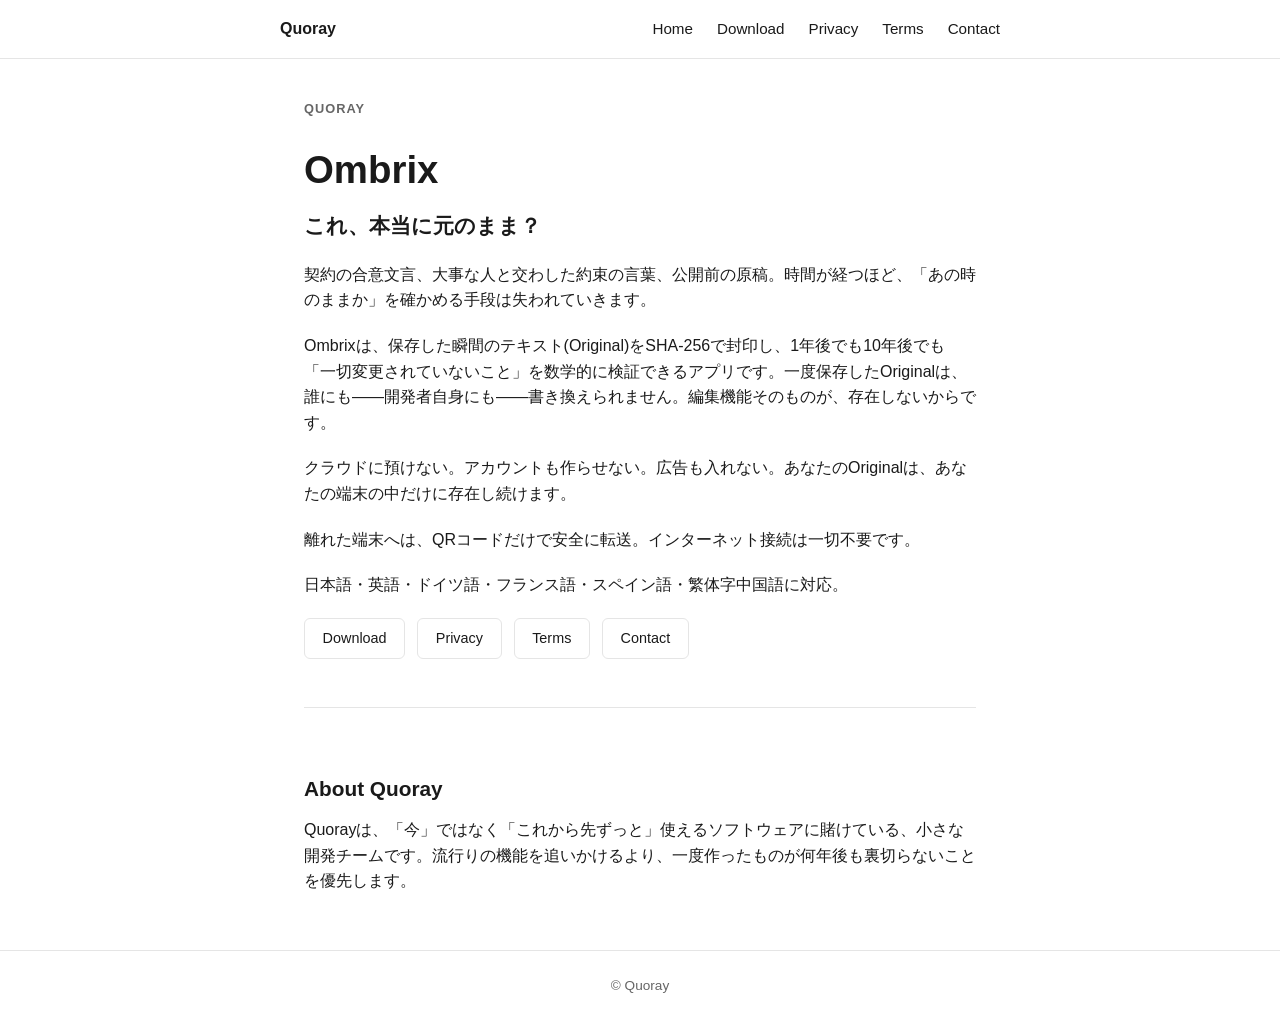
<file: index.html>
<!doctype html>
<html lang="ja">
<head>
  <meta charset="utf-8">
  <meta name="viewport" content="width=device-width, initial-scale=1">
  <title>Ombrix | Quoray</title>
  <meta name="description" content="Ombrixは、保存した瞬間のテキストをSHA-256で封印し、1年後でも10年後でも「変更されていないこと」を数学的に検証できるAndroidアプリ。クラウド不要、アカウント不要、編集機能そのものがありません。">
  <meta property="og:type" content="website">
  <meta property="og:site_name" content="Quoray">
  <meta property="og:title" content="Ombrix | Quoray">
  <meta property="og:description" content="これ、本当に元のまま？ 保存した瞬間のテキストをSHA-256で封印し、何年後でも「変更されていないこと」を検証できるアプリ。クラウド不要・アカウント不要・編集機能なし。">
  <meta property="og:url" content="https://quoray.com/">
  <meta property="og:image" content="https://quoray.com/og-image.png">
  <meta property="og:locale" content="ja_JP">
  <meta name="twitter:card" content="summary_large_image">
  <meta name="twitter:title" content="Ombrix | Quoray">
  <meta name="twitter:description" content="これ、本当に元のまま？ 保存した瞬間のテキストをSHA-256で封印し、何年後でも「変更されていないこと」を検証できるアプリ。">
  <meta name="twitter:image" content="https://quoray.com/og-image.png">
  <link rel="canonical" href="https://quoray.com/">
  <link rel="icon" href="/favicon.svg" type="image/svg+xml">
  <link rel="icon" href="/favicon.ico" sizes="any">
  <link rel="apple-touch-icon" href="/apple-touch-icon.png">
  <link rel="stylesheet" href="/style.css">
</head>
<body>
  <header>
    <nav>
      <span class="brand quoray-wordmark">Quoray</span>
      <a href="/">Home</a>
      <a href="/download/">Download</a>
      <a href="/privacy/">Privacy</a>
      <a href="/terms/">Terms</a>
      <a href="/contact/">Contact</a>
    </nav>
  </header>
  <main>
    <section class="hero">
      <p class="eyebrow">Quoray</p>
      <h1>Ombrix</h1>
      <p class="tagline">これ、本当に元のまま？</p>

      <p>契約の合意文言、大事な人と交わした約束の言葉、公開前の原稿。時間が経つほど、「あの時のままか」を確かめる手段は失われていきます。</p>

      <p>Ombrixは、保存した瞬間のテキスト(Original)をSHA-256で封印し、1年後でも10年後でも「一切変更されていないこと」を数学的に検証できるアプリです。一度保存したOriginalは、誰にも――開発者自身にも――書き換えられません。編集機能そのものが、存在しないからです。</p>

      <p>クラウドに預けない。アカウントも作らせない。広告も入れない。あなたのOriginalは、あなたの端末の中だけに存在し続けます。</p>

      <p>離れた端末へは、QRコードだけで安全に転送。インターネット接続は一切不要です。</p>

      <p>日本語・英語・ドイツ語・フランス語・スペイン語・繁体字中国語に対応。</p>

      <p class="cta-links">
        <a href="download/">Download</a>
        <a href="privacy/">Privacy</a>
        <a href="terms/">Terms</a>
        <a href="contact/">Contact</a>
      </p>
    </section>

    <section id="about">
      <h2>About Quoray</h2>
      <p>Quorayは、「今」ではなく「これから先ずっと」使えるソフトウェアに賭けている、小さな開発チームです。流行りの機能を追いかけるより、一度作ったものが何年後も裏切らないことを優先します。</p>
    </section>
  </main>
  <footer>
    &copy; Quoray
  </footer>
</body>
</html>
</file>
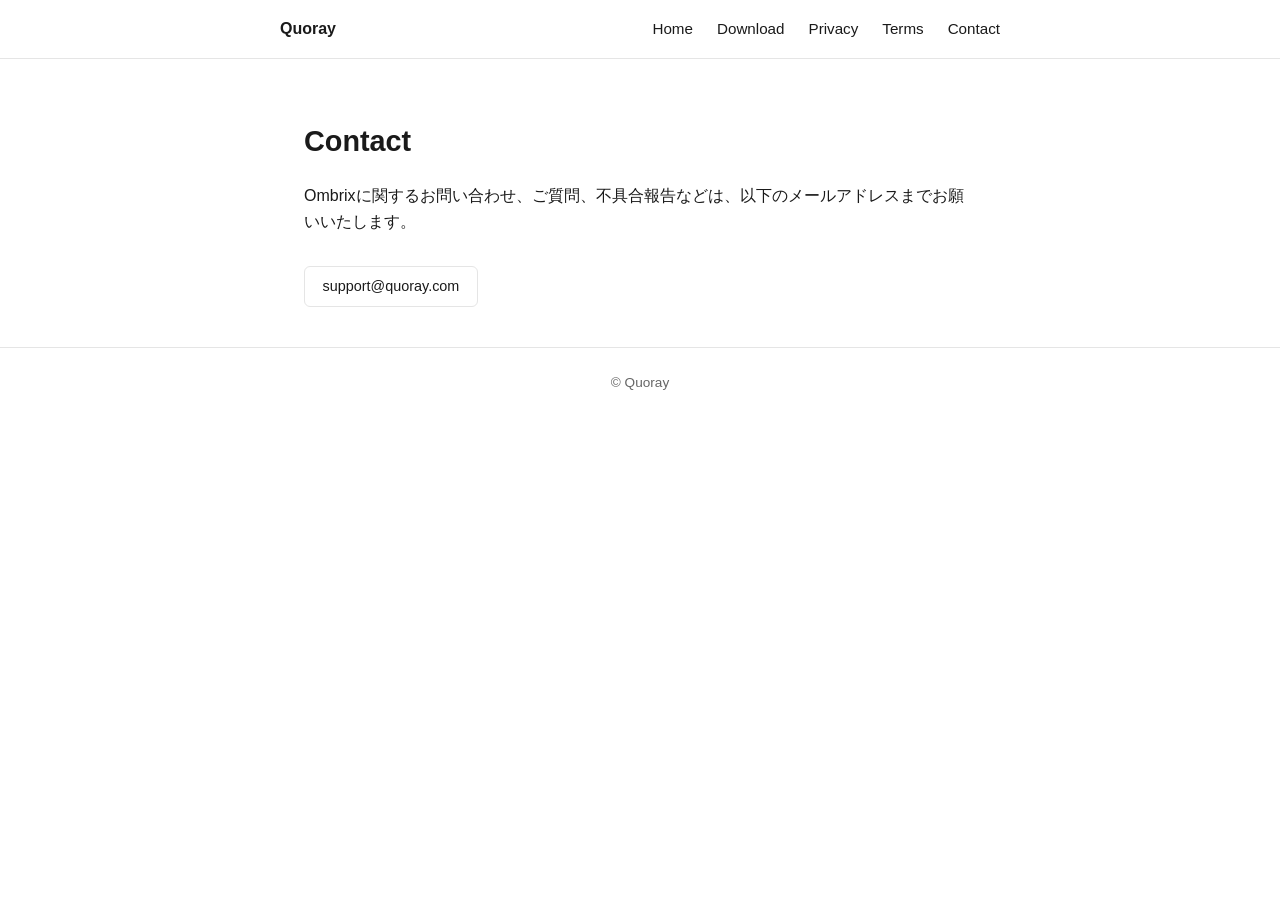
<file: contact/index.html>
<!doctype html>
<html lang="ja">
<head>
  <meta charset="utf-8">
  <meta name="viewport" content="width=device-width, initial-scale=1">
  <title>Contact | Quoray</title>
  <meta name="description" content="Ombrixに関するお問い合わせ先。">
  <meta property="og:type" content="website">
  <meta property="og:site_name" content="Quoray">
  <meta property="og:title" content="Contact | Quoray">
  <meta property="og:description" content="Ombrixに関するお問い合わせ先。">
  <meta property="og:url" content="https://quoray.com/contact/">
  <meta property="og:image" content="https://quoray.com/og-image.png">
  <meta property="og:locale" content="ja_JP">
  <meta name="twitter:card" content="summary_large_image">
  <meta name="twitter:title" content="Contact | Quoray">
  <meta name="twitter:description" content="Ombrixに関するお問い合わせ先。">
  <meta name="twitter:image" content="https://quoray.com/og-image.png">
  <link rel="canonical" href="https://quoray.com/contact/">
  <link rel="icon" href="/favicon.svg" type="image/svg+xml">
  <link rel="icon" href="/favicon.ico" sizes="any">
  <link rel="apple-touch-icon" href="/apple-touch-icon.png">
  <link rel="stylesheet" href="/style.css">
</head>
<body>
  <header>
    <nav>
      <span class="brand quoray-wordmark">Quoray</span>
      <a href="/">Home</a>
      <a href="/download/">Download</a>
      <a href="/privacy/">Privacy</a>
      <a href="/terms/">Terms</a>
      <a href="/contact/">Contact</a>
    </nav>
  </header>
  <main>
    <h1>Contact</h1>
    <p>Ombrixに関するお問い合わせ、ご質問、不具合報告などは、以下のメールアドレスまでお願いいたします。</p>
    <p class="cta-links">
      <a href="mailto:support@quoray.com">support@quoray.com</a>
    </p>
  </main>
  <footer>
    &copy; Quoray
  </footer>
</body>
</html>
</file>
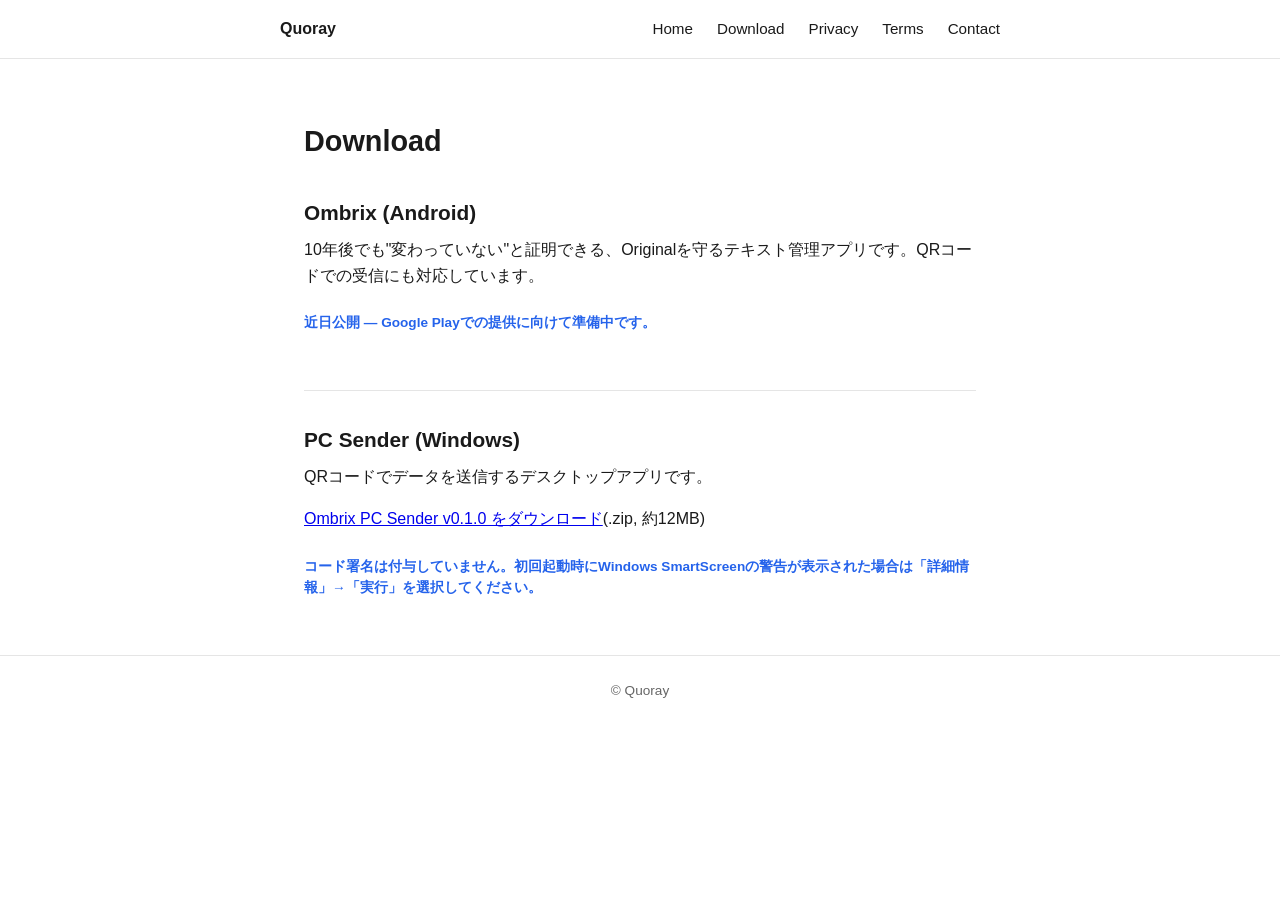
<file: download/index.html>
<!doctype html>
<html lang="ja">
<head>
  <meta charset="utf-8">
  <meta name="viewport" content="width=device-width, initial-scale=1">
  <title>Download | Quoray</title>
  <meta name="description" content="Ombrix（Android、近日公開）とPC Sender（Windows）のダウンロードページ。">
  <meta property="og:type" content="website">
  <meta property="og:site_name" content="Quoray">
  <meta property="og:title" content="Download | Quoray">
  <meta property="og:description" content="Ombrix（Android、近日公開）とPC Sender（Windows）のダウンロードページ。">
  <meta property="og:url" content="https://quoray.com/download/">
  <meta property="og:image" content="https://quoray.com/og-image.png">
  <meta property="og:locale" content="ja_JP">
  <meta name="twitter:card" content="summary_large_image">
  <meta name="twitter:title" content="Download | Quoray">
  <meta name="twitter:description" content="Ombrix（Android、近日公開）とPC Sender（Windows）のダウンロードページ。">
  <meta name="twitter:image" content="https://quoray.com/og-image.png">
  <link rel="canonical" href="https://quoray.com/download/">
  <link rel="icon" href="/favicon.svg" type="image/svg+xml">
  <link rel="icon" href="/favicon.ico" sizes="any">
  <link rel="apple-touch-icon" href="/apple-touch-icon.png">
  <link rel="stylesheet" href="/style.css">
</head>
<body>
  <header>
    <nav>
      <span class="brand quoray-wordmark">Quoray</span>
      <a href="/">Home</a>
      <a href="/download/">Download</a>
      <a href="/privacy/">Privacy</a>
      <a href="/terms/">Terms</a>
      <a href="/contact/">Contact</a>
    </nav>
  </header>
  <main>
    <h1>Download</h1>

    <section class="app">
      <h2>Ombrix (Android)</h2>
      <p>10年後でも"変わっていない"と証明できる、Originalを守るテキスト管理アプリです。QRコードでの受信にも対応しています。</p>
      <p class="status">近日公開 — Google Playでの提供に向けて準備中です。</p>
    </section>

    <section class="app">
      <h2>PC Sender (Windows)</h2>
      <p>QRコードでデータを送信するデスクトップアプリです。</p>
      <p><a href="https://github.com/Quorayhq/quoray-site/releases/download/pc-sender-v0.1.0/OmbrixPCSender-0.1.0.zip">Ombrix PC Sender v0.1.0 をダウンロード</a>(.zip, 約12MB)</p>
      <p class="status">コード署名は付与していません。初回起動時にWindows SmartScreenの警告が表示された場合は「詳細情報」→「実行」を選択してください。</p>
    </section>
  </main>
  <footer>
    &copy; Quoray
  </footer>
</body>
</html>
</file>
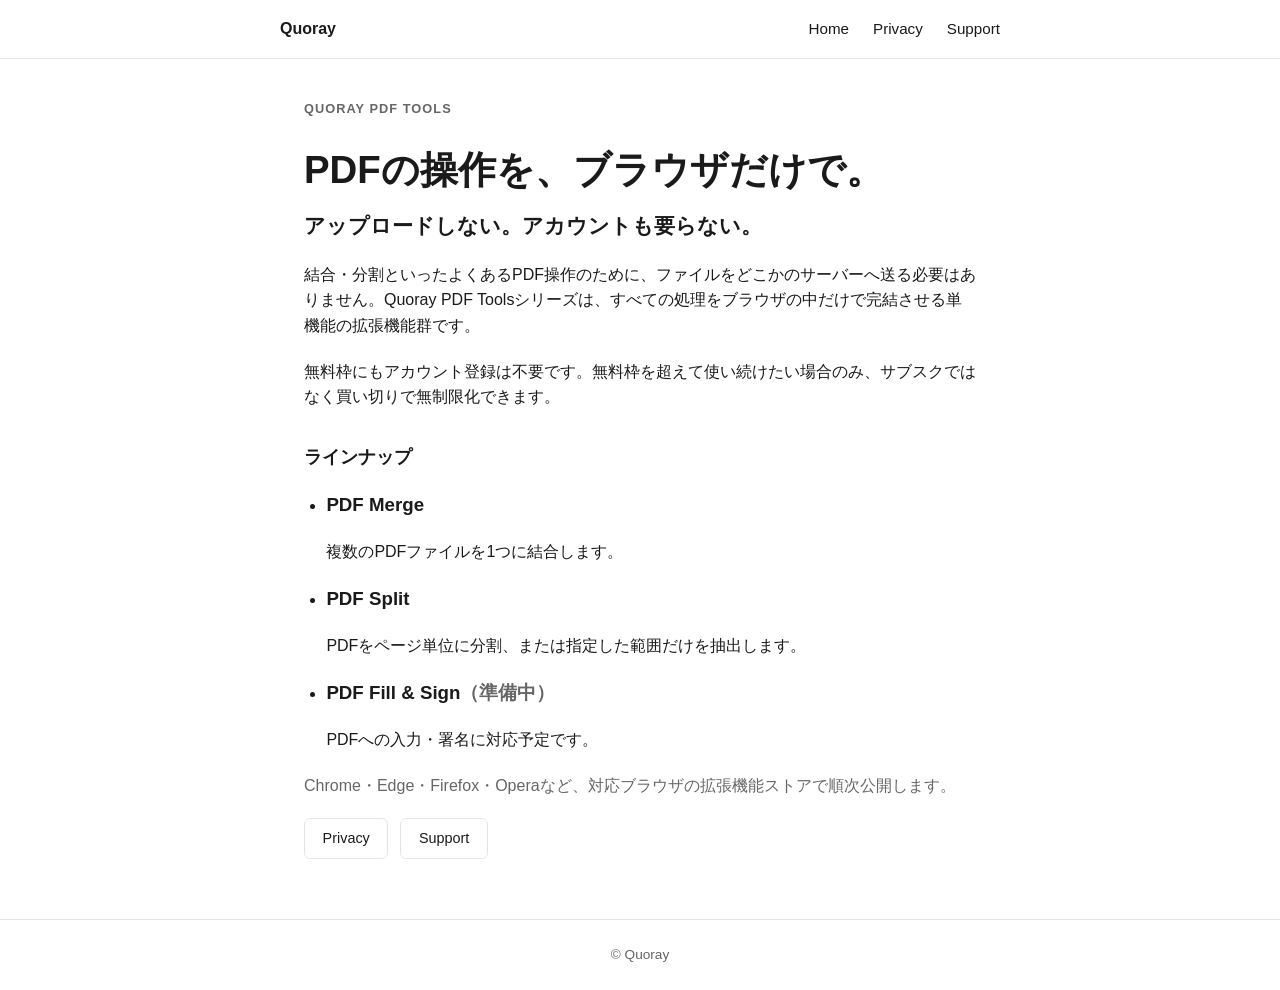
<file: pdf-tools/index.html>
<!doctype html>
<html lang="ja">
<head>
  <meta charset="utf-8">
  <meta name="viewport" content="width=device-width, initial-scale=1">
  <title>Quoray PDF Tools</title>
  <meta name="description" content="PDF Merge・PDF Splitなど、ブラウザだけで完結するQuorayのPDFツールシリーズ。ファイルはアップロードされず、アカウント登録も不要です。">
  <meta property="og:type" content="website">
  <meta property="og:site_name" content="Quoray">
  <meta property="og:title" content="Quoray PDF Tools">
  <meta property="og:description" content="PDF Merge・PDF Splitなど、ブラウザだけで完結するQuorayのPDFツールシリーズ。ファイルはアップロードされず、アカウント登録も不要です。">
  <meta property="og:url" content="https://quoray.com/pdf-tools/">
  <meta property="og:image" content="https://quoray.com/og-image.png">
  <meta property="og:locale" content="ja_JP">
  <meta name="twitter:card" content="summary_large_image">
  <meta name="twitter:title" content="Quoray PDF Tools">
  <meta name="twitter:description" content="PDF Merge・PDF Splitなど、ブラウザだけで完結するQuorayのPDFツールシリーズ。ファイルはアップロードされず、アカウント登録も不要です。">
  <meta name="twitter:image" content="https://quoray.com/og-image.png">
  <link rel="canonical" href="https://quoray.com/pdf-tools/">
  <link rel="icon" href="/favicon.svg" type="image/svg+xml">
  <link rel="icon" href="/favicon.ico" sizes="any">
  <link rel="apple-touch-icon" href="/apple-touch-icon.png">
  <link rel="stylesheet" href="/style.css">
</head>
<body>
  <header>
    <nav>
      <span class="brand quoray-wordmark">Quoray</span>
      <a href="/">Home</a>
      <a href="/pdf-tools/privacy/">Privacy</a>
      <a href="/pdf-tools/support/">Support</a>
    </nav>
  </header>
  <main>
    <section class="hero">
      <p class="eyebrow">Quoray PDF Tools</p>
      <h1>PDFの操作を、ブラウザだけで。</h1>
      <p class="tagline">アップロードしない。アカウントも要らない。</p>

      <p>結合・分割といったよくあるPDF操作のために、ファイルをどこかのサーバーへ送る必要はありません。Quoray PDF Toolsシリーズは、すべての処理をブラウザの中だけで完結させる単機能の拡張機能群です。</p>

      <p>無料枠にもアカウント登録は不要です。無料枠を超えて使い続けたい場合のみ、サブスクではなく買い切りで無制限化できます。</p>

      <h2>ラインナップ</h2>
      <ul class="tool-list">
        <li>
          <h3>PDF Merge</h3>
          <p>複数のPDFファイルを1つに結合します。</p>
        </li>
        <li>
          <h3>PDF Split</h3>
          <p>PDFをページ単位に分割、または指定した範囲だけを抽出します。</p>
        </li>
        <li>
          <h3>PDF Fill &amp; Sign<span class="muted">（準備中）</span></h3>
          <p>PDFへの入力・署名に対応予定です。</p>
        </li>
      </ul>

      <p class="muted">Chrome・Edge・Firefox・Operaなど、対応ブラウザの拡張機能ストアで順次公開します。</p>

      <p class="cta-links">
        <a href="privacy/">Privacy</a>
        <a href="support/">Support</a>
      </p>
    </section>
  </main>
  <footer>
    &copy; Quoray
  </footer>
</body>
</html>
</file>
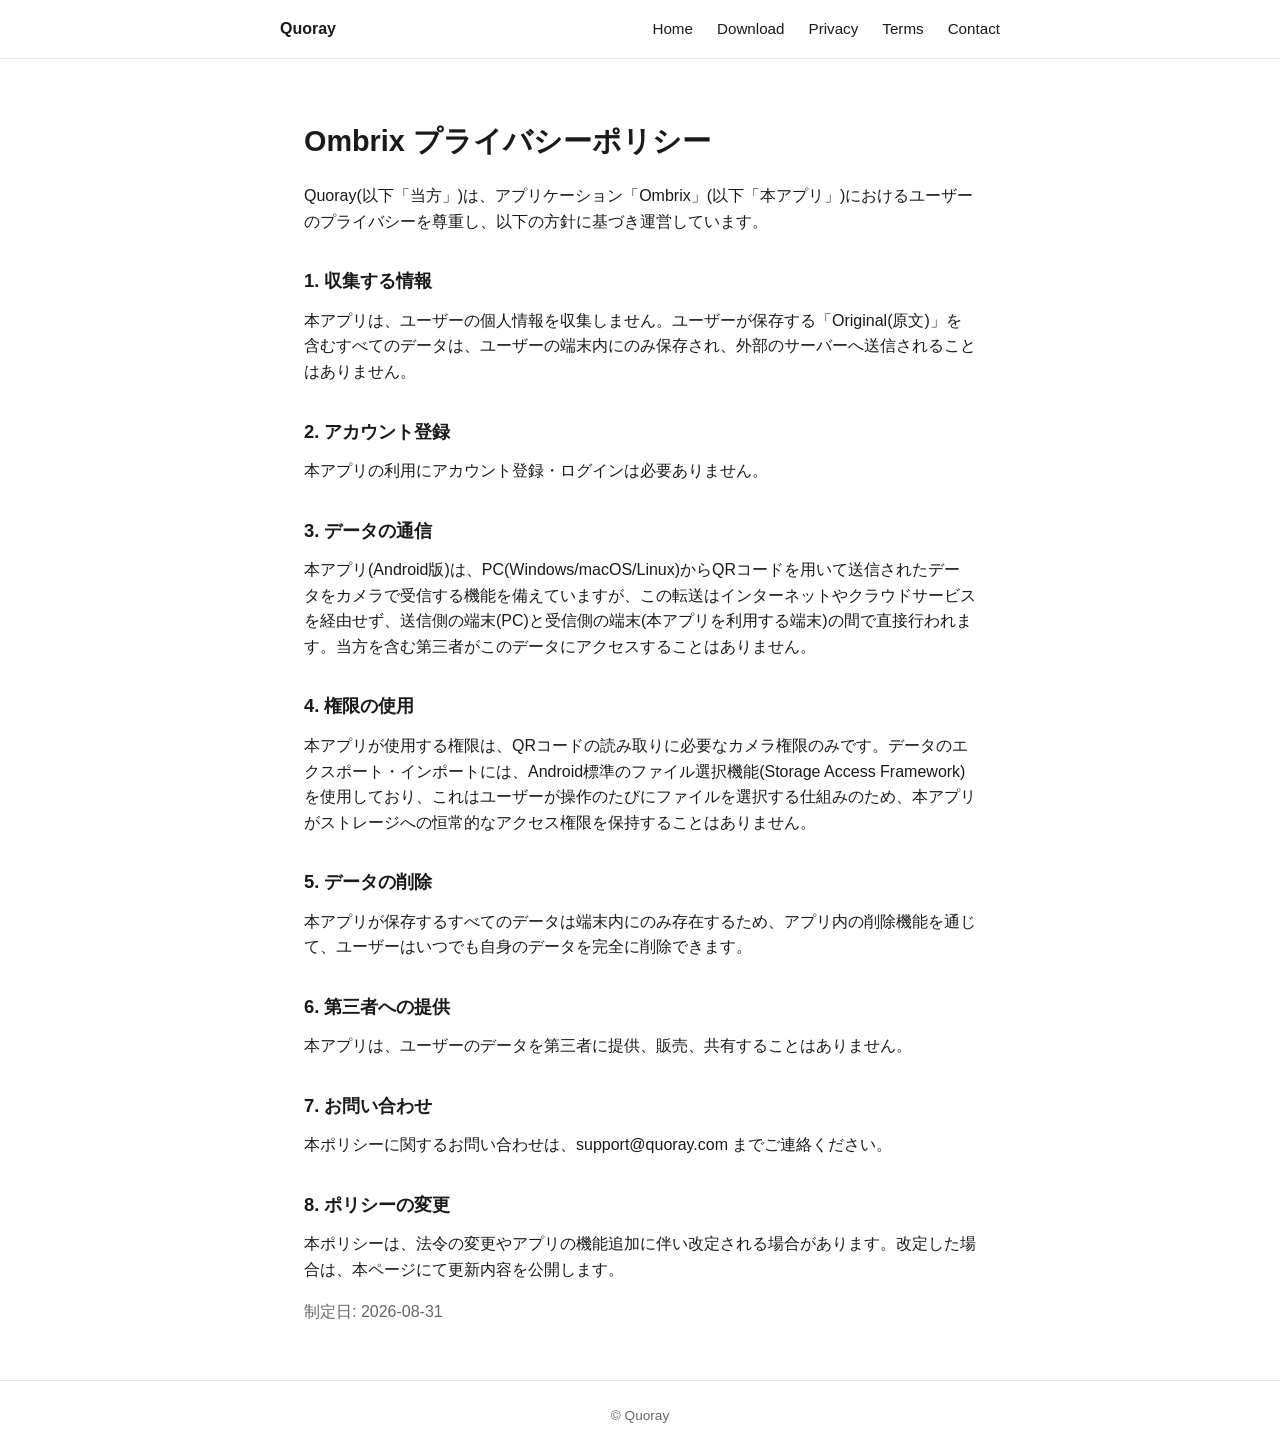
<file: privacy/index.html>
<!doctype html>
<html lang="ja">
<head>
  <meta charset="utf-8">
  <meta name="viewport" content="width=device-width, initial-scale=1">
  <title>Privacy Policy | Quoray</title>
  <meta name="description" content="Ombrixのプライバシーポリシー。個人情報は収集せず、データは端末内にのみ保存されます。">
  <meta property="og:type" content="website">
  <meta property="og:site_name" content="Quoray">
  <meta property="og:title" content="Privacy Policy | Quoray">
  <meta property="og:description" content="Ombrixのプライバシーポリシー。個人情報は収集せず、データは端末内にのみ保存されます。">
  <meta property="og:url" content="https://quoray.com/privacy/">
  <meta property="og:image" content="https://quoray.com/og-image.png">
  <meta property="og:locale" content="ja_JP">
  <meta name="twitter:card" content="summary_large_image">
  <meta name="twitter:title" content="Privacy Policy | Quoray">
  <meta name="twitter:description" content="Ombrixのプライバシーポリシー。個人情報は収集せず、データは端末内にのみ保存されます。">
  <meta name="twitter:image" content="https://quoray.com/og-image.png">
  <link rel="canonical" href="https://quoray.com/privacy/">
  <link rel="icon" href="/favicon.svg" type="image/svg+xml">
  <link rel="icon" href="/favicon.ico" sizes="any">
  <link rel="apple-touch-icon" href="/apple-touch-icon.png">
  <link rel="stylesheet" href="/style.css">
</head>
<body>
  <header>
    <nav>
      <span class="brand quoray-wordmark">Quoray</span>
      <a href="/">Home</a>
      <a href="/download/">Download</a>
      <a href="/privacy/">Privacy</a>
      <a href="/terms/">Terms</a>
      <a href="/contact/">Contact</a>
    </nav>
  </header>
  <main>
    <h1>Ombrix プライバシーポリシー</h1>

    <p>Quoray(以下「当方」)は、アプリケーション「Ombrix」(以下「本アプリ」)におけるユーザーのプライバシーを尊重し、以下の方針に基づき運営しています。</p>

    <h2>1. 収集する情報</h2>
    <p>本アプリは、ユーザーの個人情報を収集しません。ユーザーが保存する「Original(原文)」を含むすべてのデータは、ユーザーの端末内にのみ保存され、外部のサーバーへ送信されることはありません。</p>

    <h2>2. アカウント登録</h2>
    <p>本アプリの利用にアカウント登録・ログインは必要ありません。</p>

    <h2>3. データの通信</h2>
    <p>本アプリ(Android版)は、PC(Windows/macOS/Linux)からQRコードを用いて送信されたデータをカメラで受信する機能を備えていますが、この転送はインターネットやクラウドサービスを経由せず、送信側の端末(PC)と受信側の端末(本アプリを利用する端末)の間で直接行われます。当方を含む第三者がこのデータにアクセスすることはありません。</p>

    <h2>4. 権限の使用</h2>
    <p>本アプリが使用する権限は、QRコードの読み取りに必要なカメラ権限のみです。データのエクスポート・インポートには、Android標準のファイル選択機能(Storage Access Framework)を使用しており、これはユーザーが操作のたびにファイルを選択する仕組みのため、本アプリがストレージへの恒常的なアクセス権限を保持することはありません。</p>

    <h2>5. データの削除</h2>
    <p>本アプリが保存するすべてのデータは端末内にのみ存在するため、アプリ内の削除機能を通じて、ユーザーはいつでも自身のデータを完全に削除できます。</p>

    <h2>6. 第三者への提供</h2>
    <p>本アプリは、ユーザーのデータを第三者に提供、販売、共有することはありません。</p>

    <h2>7. お問い合わせ</h2>
    <p>本ポリシーに関するお問い合わせは、support@quoray.com までご連絡ください。</p>

    <h2>8. ポリシーの変更</h2>
    <p>本ポリシーは、法令の変更やアプリの機能追加に伴い改定される場合があります。改定した場合は、本ページにて更新内容を公開します。</p>

    <p class="muted">制定日: 2026-08-31</p>
  </main>
  <footer>
    &copy; Quoray
  </footer>
</body>
</html>
</file>
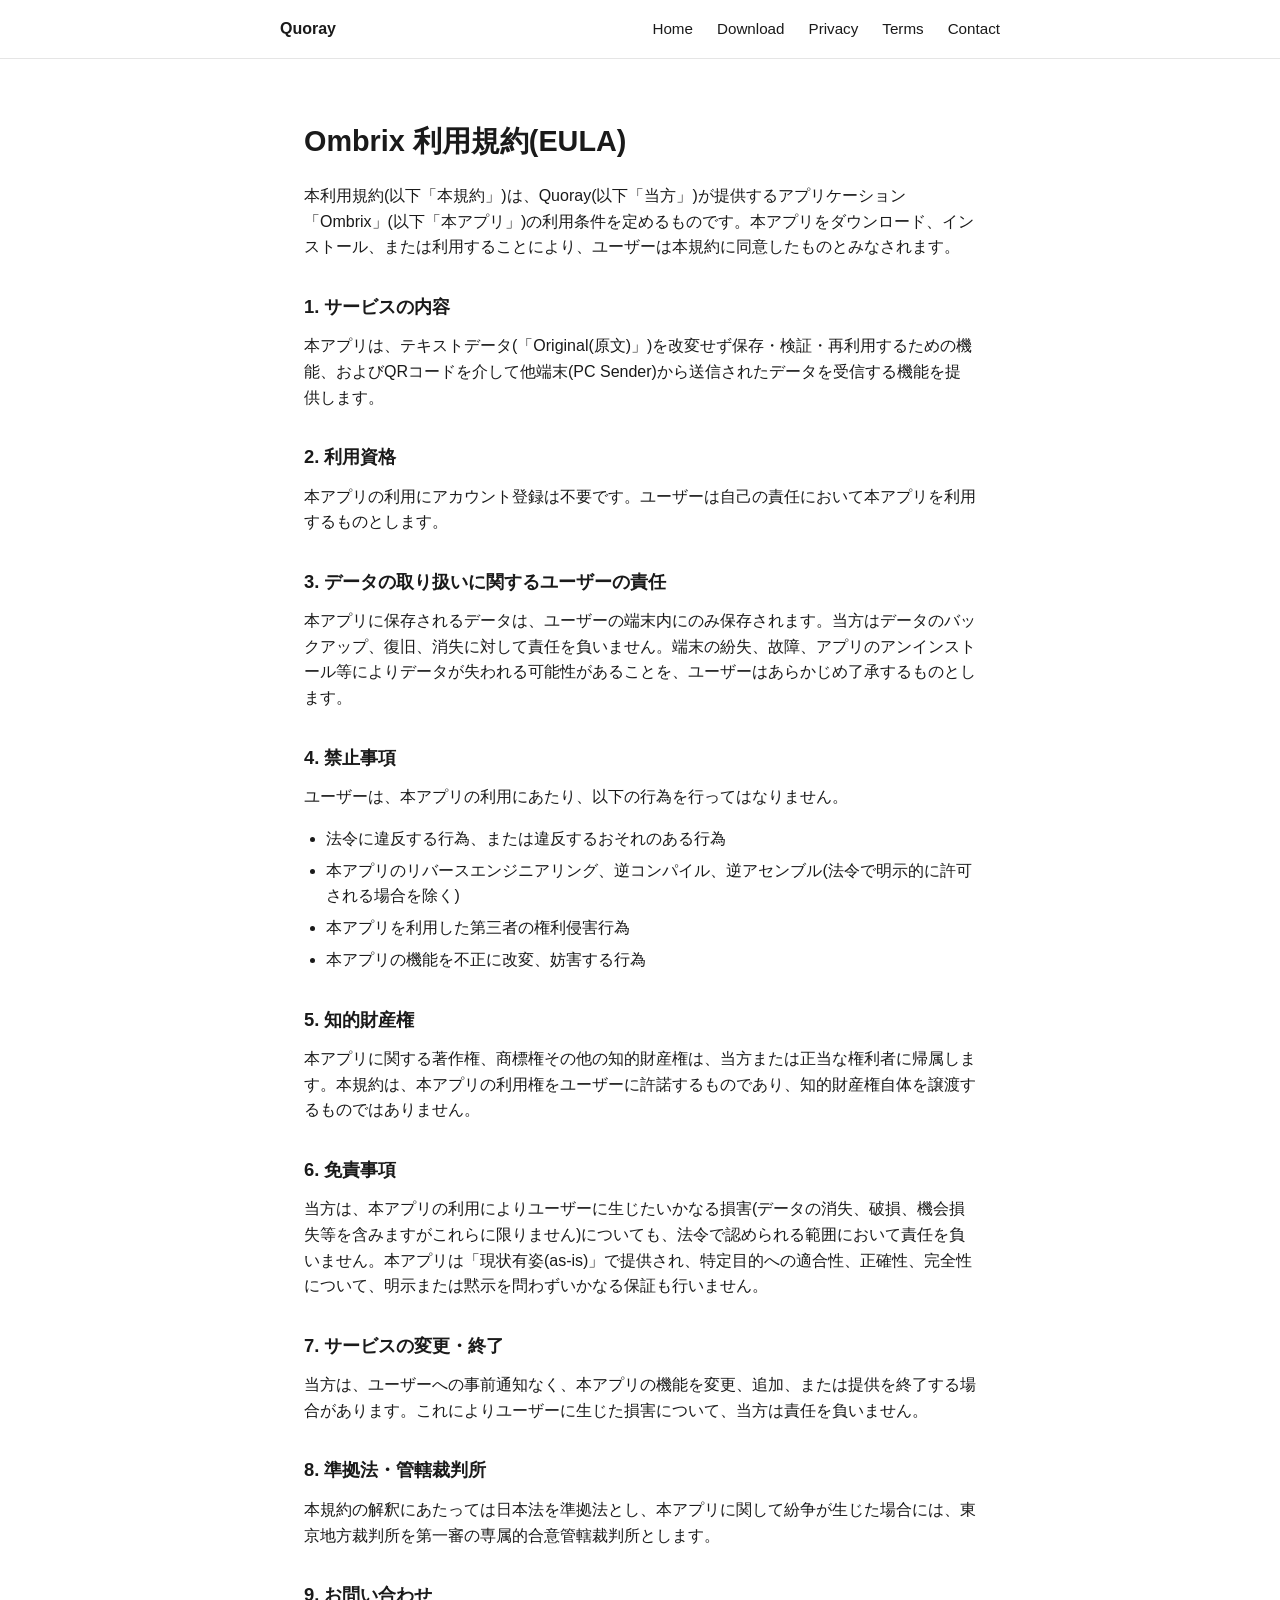
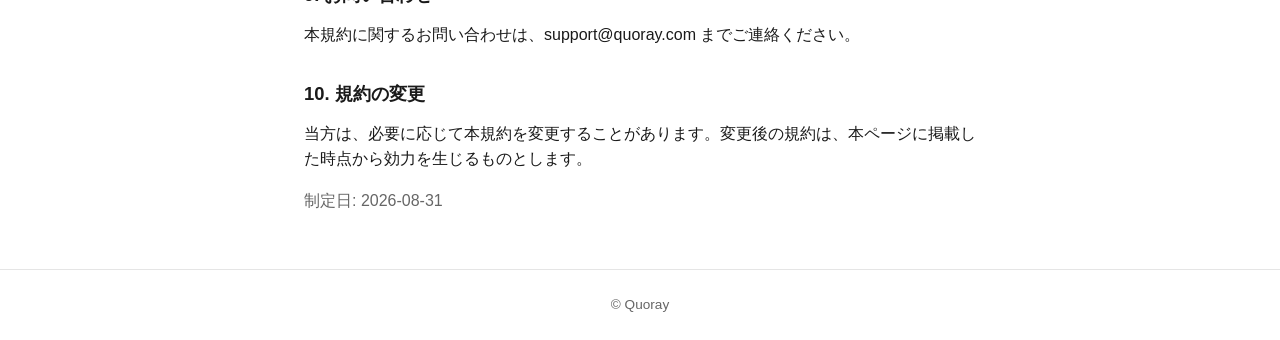
<file: terms/index.html>
<!doctype html>
<html lang="ja">
<head>
  <meta charset="utf-8">
  <meta name="viewport" content="width=device-width, initial-scale=1">
  <title>Terms of Service | Quoray</title>
  <meta name="description" content="Ombrixの利用規約（EULA）。">
  <meta property="og:type" content="website">
  <meta property="og:site_name" content="Quoray">
  <meta property="og:title" content="Terms of Service | Quoray">
  <meta property="og:description" content="Ombrixの利用規約（EULA）。">
  <meta property="og:url" content="https://quoray.com/terms/">
  <meta property="og:image" content="https://quoray.com/og-image.png">
  <meta property="og:locale" content="ja_JP">
  <meta name="twitter:card" content="summary_large_image">
  <meta name="twitter:title" content="Terms of Service | Quoray">
  <meta name="twitter:description" content="Ombrixの利用規約（EULA）。">
  <meta name="twitter:image" content="https://quoray.com/og-image.png">
  <link rel="canonical" href="https://quoray.com/terms/">
  <link rel="icon" href="/favicon.svg" type="image/svg+xml">
  <link rel="icon" href="/favicon.ico" sizes="any">
  <link rel="apple-touch-icon" href="/apple-touch-icon.png">
  <link rel="stylesheet" href="/style.css">
</head>
<body>
  <header>
    <nav>
      <span class="brand quoray-wordmark">Quoray</span>
      <a href="/">Home</a>
      <a href="/download/">Download</a>
      <a href="/privacy/">Privacy</a>
      <a href="/terms/">Terms</a>
      <a href="/contact/">Contact</a>
    </nav>
  </header>
  <main>
    <h1>Ombrix 利用規約(EULA)</h1>

    <p>本利用規約(以下「本規約」)は、Quoray(以下「当方」)が提供するアプリケーション「Ombrix」(以下「本アプリ」)の利用条件を定めるものです。本アプリをダウンロード、インストール、または利用することにより、ユーザーは本規約に同意したものとみなされます。</p>

    <h2>1. サービスの内容</h2>
    <p>本アプリは、テキストデータ(「Original(原文)」)を改変せず保存・検証・再利用するための機能、およびQRコードを介して他端末(PC Sender)から送信されたデータを受信する機能を提供します。</p>

    <h2>2. 利用資格</h2>
    <p>本アプリの利用にアカウント登録は不要です。ユーザーは自己の責任において本アプリを利用するものとします。</p>

    <h2>3. データの取り扱いに関するユーザーの責任</h2>
    <p>本アプリに保存されるデータは、ユーザーの端末内にのみ保存されます。当方はデータのバックアップ、復旧、消失に対して責任を負いません。端末の紛失、故障、アプリのアンインストール等によりデータが失われる可能性があることを、ユーザーはあらかじめ了承するものとします。</p>

    <h2>4. 禁止事項</h2>
    <p>ユーザーは、本アプリの利用にあたり、以下の行為を行ってはなりません。</p>
    <ul>
      <li>法令に違反する行為、または違反するおそれのある行為</li>
      <li>本アプリのリバースエンジニアリング、逆コンパイル、逆アセンブル(法令で明示的に許可される場合を除く)</li>
      <li>本アプリを利用した第三者の権利侵害行為</li>
      <li>本アプリの機能を不正に改変、妨害する行為</li>
    </ul>

    <h2>5. 知的財産権</h2>
    <p>本アプリに関する著作権、商標権その他の知的財産権は、当方または正当な権利者に帰属します。本規約は、本アプリの利用権をユーザーに許諾するものであり、知的財産権自体を譲渡するものではありません。</p>

    <h2>6. 免責事項</h2>
    <p>当方は、本アプリの利用によりユーザーに生じたいかなる損害(データの消失、破損、機会損失等を含みますがこれらに限りません)についても、法令で認められる範囲において責任を負いません。本アプリは「現状有姿(as-is)」で提供され、特定目的への適合性、正確性、完全性について、明示または黙示を問わずいかなる保証も行いません。</p>

    <h2>7. サービスの変更・終了</h2>
    <p>当方は、ユーザーへの事前通知なく、本アプリの機能を変更、追加、または提供を終了する場合があります。これによりユーザーに生じた損害について、当方は責任を負いません。</p>

    <h2>8. 準拠法・管轄裁判所</h2>
    <p>本規約の解釈にあたっては日本法を準拠法とし、本アプリに関して紛争が生じた場合には、東京地方裁判所を第一審の専属的合意管轄裁判所とします。</p>

    <h2>9. お問い合わせ</h2>
    <p>本規約に関するお問い合わせは、support@quoray.com までご連絡ください。</p>

    <h2>10. 規約の変更</h2>
    <p>当方は、必要に応じて本規約を変更することがあります。変更後の規約は、本ページに掲載した時点から効力を生じるものとします。</p>

    <p class="muted">制定日: 2026-08-31</p>
  </main>
  <footer>
    &copy; Quoray
  </footer>
</body>
</html>
</file>
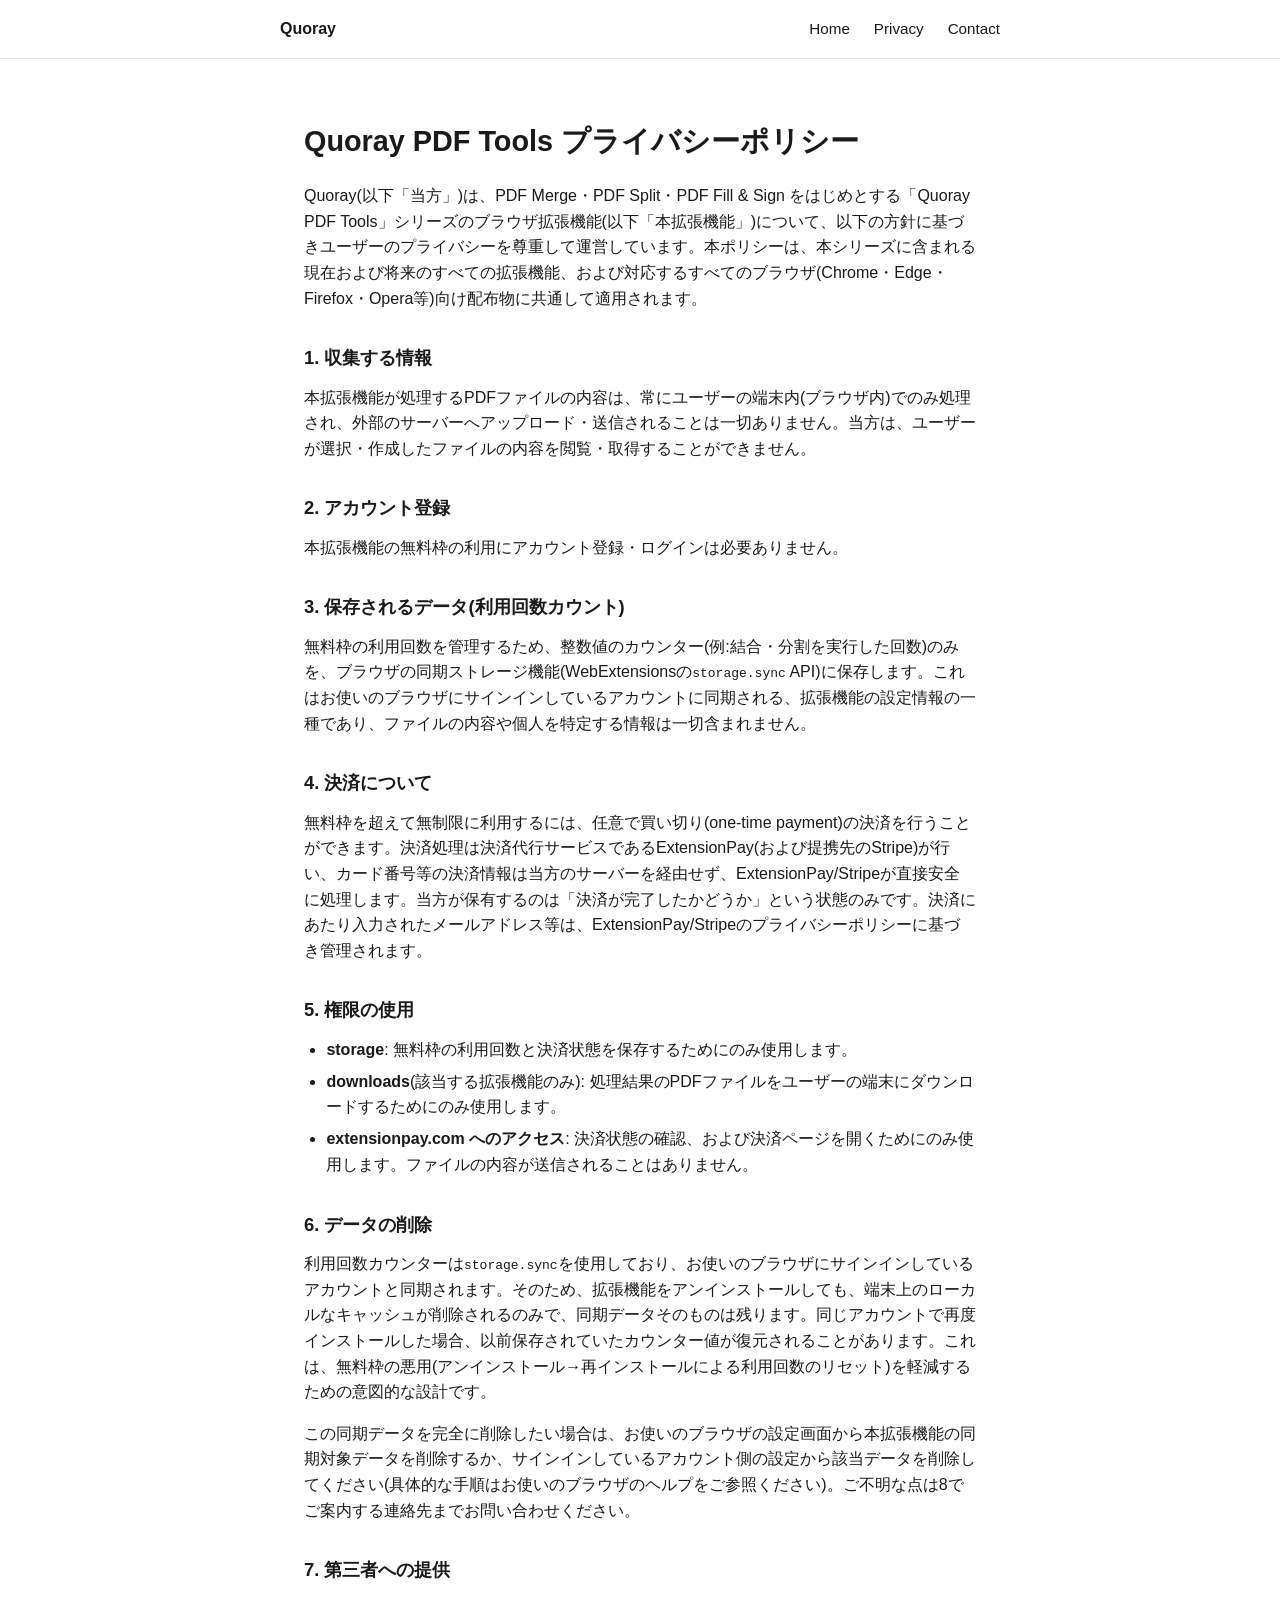
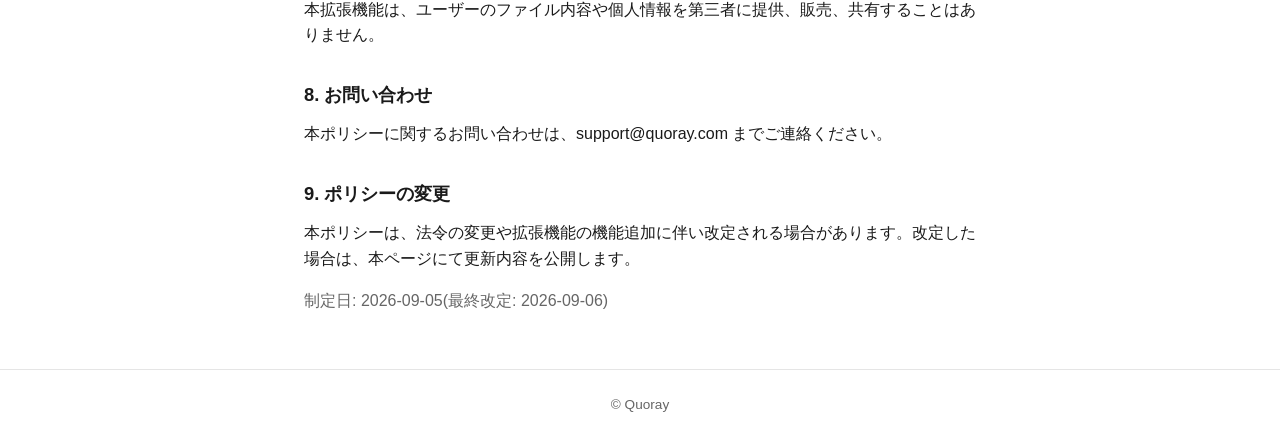
<file: pdf-tools/privacy/index.html>
<!doctype html>
<html lang="ja">
<head>
  <meta charset="utf-8">
  <meta name="viewport" content="width=device-width, initial-scale=1">
  <title>Privacy Policy | Quoray PDF Tools</title>
  <meta name="description" content="Quoray PDF Tools(PDF Merge / PDF Split等)のプライバシーポリシー。個人情報は収集せず、ファイルは端末内でのみ処理されます。">
  <meta property="og:type" content="website">
  <meta property="og:site_name" content="Quoray">
  <meta property="og:title" content="Privacy Policy | Quoray PDF Tools">
  <meta property="og:description" content="Quoray PDF Tools(PDF Merge / PDF Split等)のプライバシーポリシー。個人情報は収集せず、ファイルは端末内でのみ処理されます。">
  <meta property="og:url" content="https://quoray.com/pdf-tools/privacy/">
  <meta property="og:image" content="https://quoray.com/og-image.png">
  <meta property="og:locale" content="ja_JP">
  <meta name="twitter:card" content="summary_large_image">
  <meta name="twitter:title" content="Privacy Policy | Quoray PDF Tools">
  <meta name="twitter:description" content="Quoray PDF Tools(PDF Merge / PDF Split等)のプライバシーポリシー。個人情報は収集せず、ファイルは端末内でのみ処理されます。">
  <meta name="twitter:image" content="https://quoray.com/og-image.png">
  <link rel="canonical" href="https://quoray.com/pdf-tools/privacy/">
  <link rel="icon" href="/favicon.svg" type="image/svg+xml">
  <link rel="icon" href="/favicon.ico" sizes="any">
  <link rel="apple-touch-icon" href="/apple-touch-icon.png">
  <link rel="stylesheet" href="/style.css">
</head>
<body>
  <header>
    <nav>
      <span class="brand quoray-wordmark">Quoray</span>
      <a href="/">Home</a>
      <a href="/pdf-tools/privacy/">Privacy</a>
      <a href="/contact/">Contact</a>
    </nav>
  </header>
  <main>
    <h1>Quoray PDF Tools プライバシーポリシー</h1>

    <p>Quoray(以下「当方」)は、PDF Merge・PDF Split・PDF Fill &amp; Sign をはじめとする「Quoray PDF Tools」シリーズのブラウザ拡張機能(以下「本拡張機能」)について、以下の方針に基づきユーザーのプライバシーを尊重して運営しています。本ポリシーは、本シリーズに含まれる現在および将来のすべての拡張機能、および対応するすべてのブラウザ(Chrome・Edge・Firefox・Opera等)向け配布物に共通して適用されます。</p>

    <h2>1. 収集する情報</h2>
    <p>本拡張機能が処理するPDFファイルの内容は、常にユーザーの端末内(ブラウザ内)でのみ処理され、外部のサーバーへアップロード・送信されることは一切ありません。当方は、ユーザーが選択・作成したファイルの内容を閲覧・取得することができません。</p>

    <h2>2. アカウント登録</h2>
    <p>本拡張機能の無料枠の利用にアカウント登録・ログインは必要ありません。</p>

    <h2>3. 保存されるデータ(利用回数カウント)</h2>
    <p>無料枠の利用回数を管理するため、整数値のカウンター(例:結合・分割を実行した回数)のみを、ブラウザの同期ストレージ機能(WebExtensionsの<code>storage.sync</code> API)に保存します。これはお使いのブラウザにサインインしているアカウントに同期される、拡張機能の設定情報の一種であり、ファイルの内容や個人を特定する情報は一切含まれません。</p>

    <h2>4. 決済について</h2>
    <p>無料枠を超えて無制限に利用するには、任意で買い切り(one-time payment)の決済を行うことができます。決済処理は決済代行サービスであるExtensionPay(および提携先のStripe)が行い、カード番号等の決済情報は当方のサーバーを経由せず、ExtensionPay/Stripeが直接安全に処理します。当方が保有するのは「決済が完了したかどうか」という状態のみです。決済にあたり入力されたメールアドレス等は、ExtensionPay/Stripeのプライバシーポリシーに基づき管理されます。</p>

    <h2>5. 権限の使用</h2>
    <ul>
      <li><strong>storage</strong>: 無料枠の利用回数と決済状態を保存するためにのみ使用します。</li>
      <li><strong>downloads</strong>(該当する拡張機能のみ): 処理結果のPDFファイルをユーザーの端末にダウンロードするためにのみ使用します。</li>
      <li><strong>extensionpay.com へのアクセス</strong>: 決済状態の確認、および決済ページを開くためにのみ使用します。ファイルの内容が送信されることはありません。</li>
    </ul>

    <h2>6. データの削除</h2>
    <p>利用回数カウンターは<code>storage.sync</code>を使用しており、お使いのブラウザにサインインしているアカウントと同期されます。そのため、拡張機能をアンインストールしても、端末上のローカルなキャッシュが削除されるのみで、同期データそのものは残ります。同じアカウントで再度インストールした場合、以前保存されていたカウンター値が復元されることがあります。これは、無料枠の悪用(アンインストール→再インストールによる利用回数のリセット)を軽減するための意図的な設計です。</p>
    <p>この同期データを完全に削除したい場合は、お使いのブラウザの設定画面から本拡張機能の同期対象データを削除するか、サインインしているアカウント側の設定から該当データを削除してください(具体的な手順はお使いのブラウザのヘルプをご参照ください)。ご不明な点は8でご案内する連絡先までお問い合わせください。</p>

    <h2>7. 第三者への提供</h2>
    <p>本拡張機能は、ユーザーのファイル内容や個人情報を第三者に提供、販売、共有することはありません。</p>

    <h2>8. お問い合わせ</h2>
    <p>本ポリシーに関するお問い合わせは、support@quoray.com までご連絡ください。</p>

    <h2>9. ポリシーの変更</h2>
    <p>本ポリシーは、法令の変更や拡張機能の機能追加に伴い改定される場合があります。改定した場合は、本ページにて更新内容を公開します。</p>

    <p class="muted">制定日: 2026-09-05(最終改定: 2026-09-06)</p>
  </main>
  <footer>
    &copy; Quoray
  </footer>
</body>
</html>
</file>
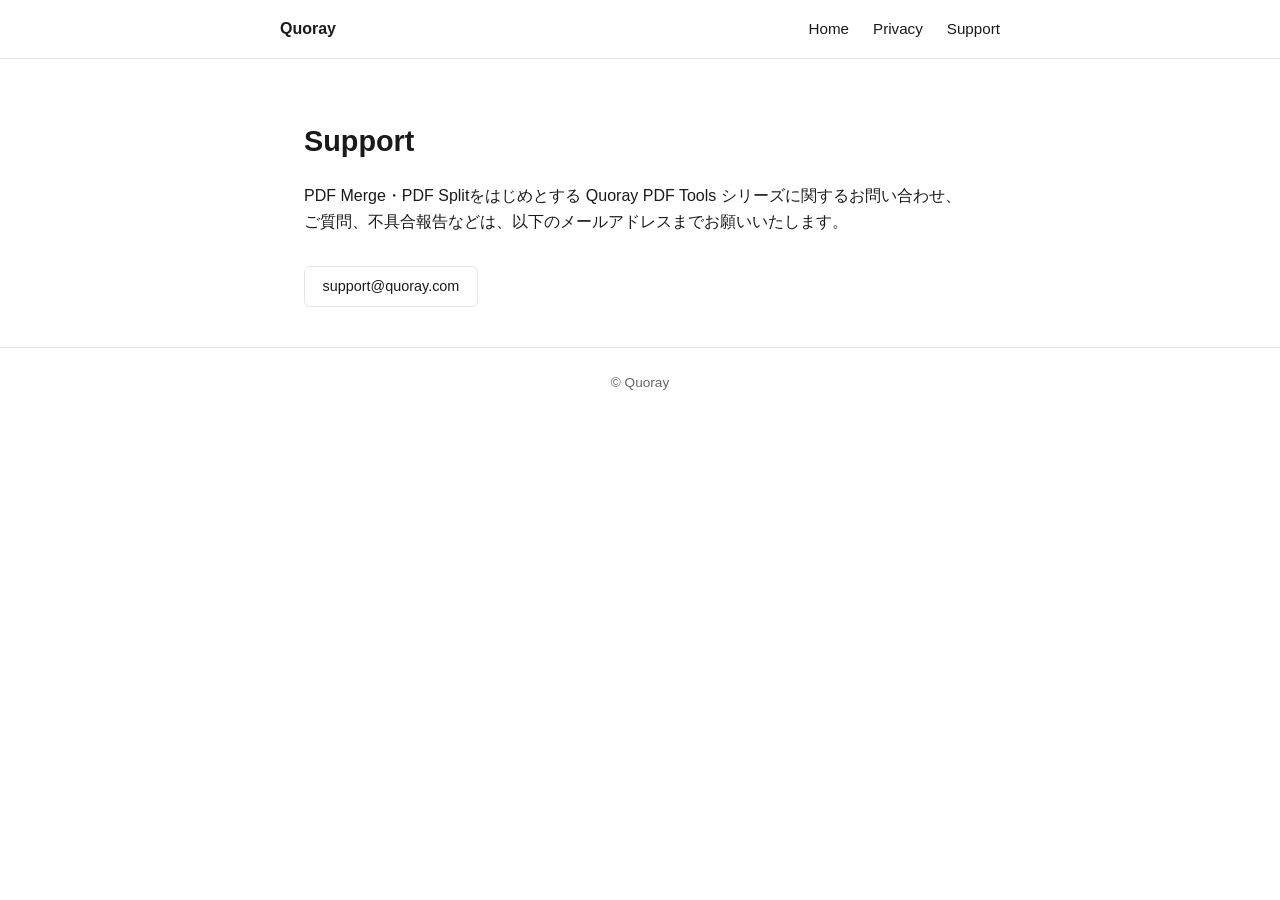
<file: pdf-tools/support/index.html>
<!doctype html>
<html lang="ja">
<head>
  <meta charset="utf-8">
  <meta name="viewport" content="width=device-width, initial-scale=1">
  <title>Support | Quoray PDF Tools</title>
  <meta name="description" content="Quoray PDF Tools(PDF Merge / PDF Split等)に関するお問い合わせ先。">
  <meta property="og:type" content="website">
  <meta property="og:site_name" content="Quoray">
  <meta property="og:title" content="Support | Quoray PDF Tools">
  <meta property="og:description" content="Quoray PDF Tools(PDF Merge / PDF Split等)に関するお問い合わせ先。">
  <meta property="og:url" content="https://quoray.com/pdf-tools/support/">
  <meta property="og:image" content="https://quoray.com/og-image.png">
  <meta property="og:locale" content="ja_JP">
  <meta name="twitter:card" content="summary_large_image">
  <meta name="twitter:title" content="Support | Quoray PDF Tools">
  <meta name="twitter:description" content="Quoray PDF Tools(PDF Merge / PDF Split等)に関するお問い合わせ先。">
  <meta name="twitter:image" content="https://quoray.com/og-image.png">
  <link rel="canonical" href="https://quoray.com/pdf-tools/support/">
  <link rel="icon" href="/favicon.svg" type="image/svg+xml">
  <link rel="icon" href="/favicon.ico" sizes="any">
  <link rel="apple-touch-icon" href="/apple-touch-icon.png">
  <link rel="stylesheet" href="/style.css">
</head>
<body>
  <header>
    <nav>
      <span class="brand quoray-wordmark">Quoray</span>
      <a href="/">Home</a>
      <a href="/pdf-tools/privacy/">Privacy</a>
      <a href="/pdf-tools/support/">Support</a>
    </nav>
  </header>
  <main>
    <h1>Support</h1>
    <p>PDF Merge・PDF Splitをはじめとする Quoray PDF Tools シリーズに関するお問い合わせ、ご質問、不具合報告などは、以下のメールアドレスまでお願いいたします。</p>
    <p class="cta-links">
      <a href="mailto:support@quoray.com">support@quoray.com</a>
    </p>
  </main>
  <footer>
    &copy; Quoray
  </footer>
</body>
</html>
</file>
<file: style.css>
:root {
  color-scheme: light dark;
  --fg: #1a1a1a;
  --bg: #ffffff;
  --muted: #666666;
  --accent: #2563eb;
  --border: #e5e5e5;
}

@media (prefers-color-scheme: dark) {
  :root {
    --fg: #f0f0f0;
    --bg: #121212;
    --muted: #a0a0a0;
    --border: #2a2a2a;
  }
}

* {
  box-sizing: border-box;
}

body {
  margin: 0;
  font-family: -apple-system, BlinkMacSystemFont, "Segoe UI", Roboto, sans-serif;
  color: var(--fg);
  background: var(--bg);
  line-height: 1.6;
}

header {
  border-bottom: 1px solid var(--border);
  padding: 1rem 1.5rem;
}

nav {
  display: flex;
  gap: 1.5rem;
  max-width: 720px;
  margin: 0 auto;
  align-items: center;
}

nav .brand {
  margin-right: auto;
}

/* Quoray wordmark: deliberately plain (no logo/icon), reuses the
   site's own font stack and color tokens so it tracks the page's
   light/dark theme automatically. */
.quoray-wordmark {
  font-family: inherit;
  font-weight: 700;
  letter-spacing: 0;
  color: var(--fg);
}

nav a {
  color: var(--fg);
  text-decoration: none;
  font-size: 0.95rem;
}

nav a:hover {
  color: var(--accent);
}

main {
  max-width: 720px;
  margin: 0 auto;
  padding: 2.5rem 1.5rem;
}

h1 {
  font-size: 1.8rem;
}

.muted {
  color: var(--muted);
}

.eyebrow {
  margin: 0 0 0.25rem;
  font-size: 0.8rem;
  font-weight: 600;
  letter-spacing: 0.08em;
  text-transform: uppercase;
  color: var(--muted);
}

.hero h1 {
  margin: 0 0 0.5rem;
  font-size: 2.4rem;
}

.tagline {
  margin: 0 0 1.5rem;
  font-size: 1.3rem;
  font-weight: 600;
}

.hero p {
  margin: 0 0 1.25rem;
}

.cta-links {
  display: flex;
  flex-wrap: wrap;
  gap: 0.75rem;
  margin: 2rem 0 0;
}

.cta-links a {
  display: inline-block;
  padding: 0.5rem 1.1rem;
  border: 1px solid var(--border);
  border-radius: 6px;
  color: var(--fg);
  text-decoration: none;
  font-size: 0.9rem;
}

.cta-links a:hover {
  border-color: var(--accent);
  color: var(--accent);
}

#about {
  margin-top: 3rem;
  padding-top: 2rem;
  border-top: 1px solid var(--border);
}

#about h2 {
  font-size: 1.3rem;
}

.app {
  margin-top: 2.5rem;
  padding-top: 2rem;
  border-top: 1px solid var(--border);
}

.app:first-of-type {
  margin-top: 2rem;
  padding-top: 0;
  border-top: none;
}

.app h2 {
  margin: 0 0 0.5rem;
  font-size: 1.3rem;
}

.status {
  display: inline-block;
  margin-top: 0.5rem;
  font-size: 0.85rem;
  font-weight: 600;
  color: var(--accent);
}

main h2 {
  margin: 2rem 0 0.75rem;
  font-size: 1.15rem;
}

main p {
  margin: 0 0 1rem;
}

main ul {
  margin: 0 0 1rem;
  padding-left: 1.4rem;
}

main li {
  margin: 0 0 0.4rem;
}

footer {
  border-top: 1px solid var(--border);
  padding: 1.5rem;
  text-align: center;
  color: var(--muted);
  font-size: 0.85rem;
}
</file>
